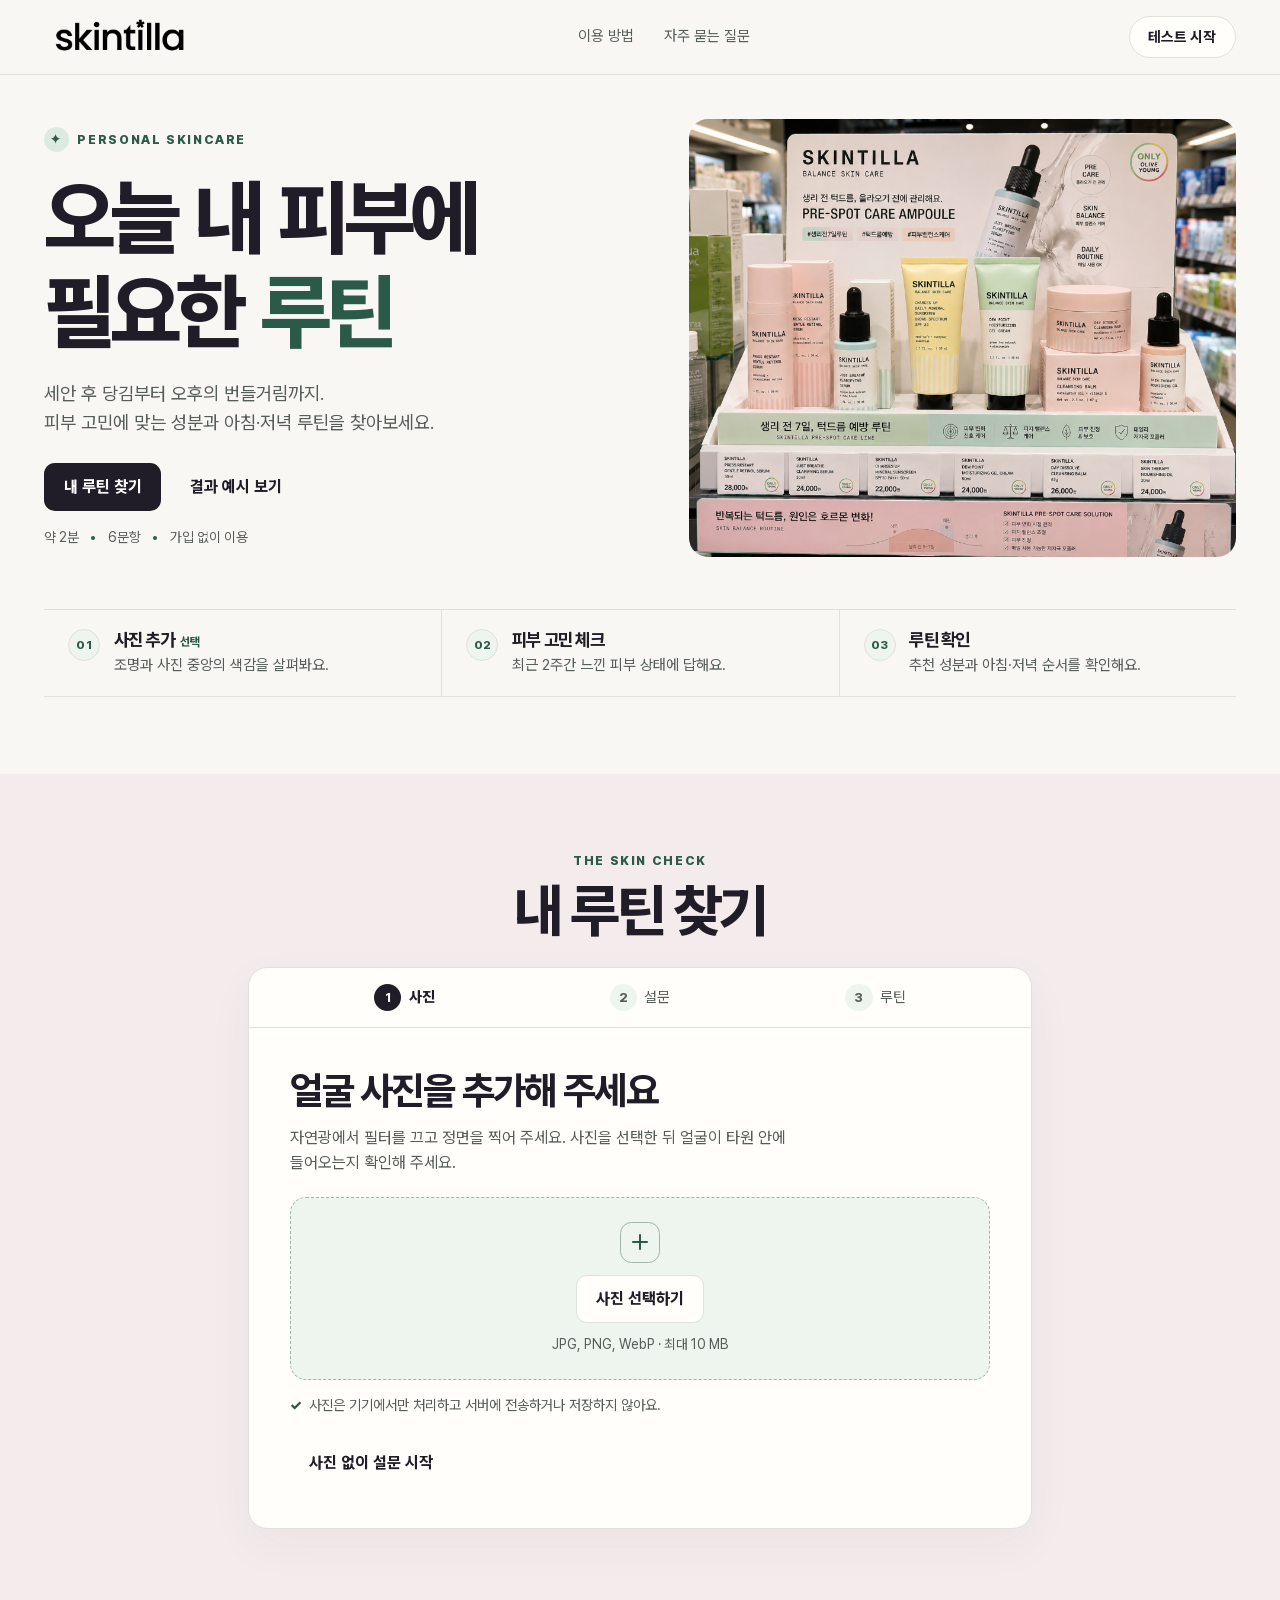
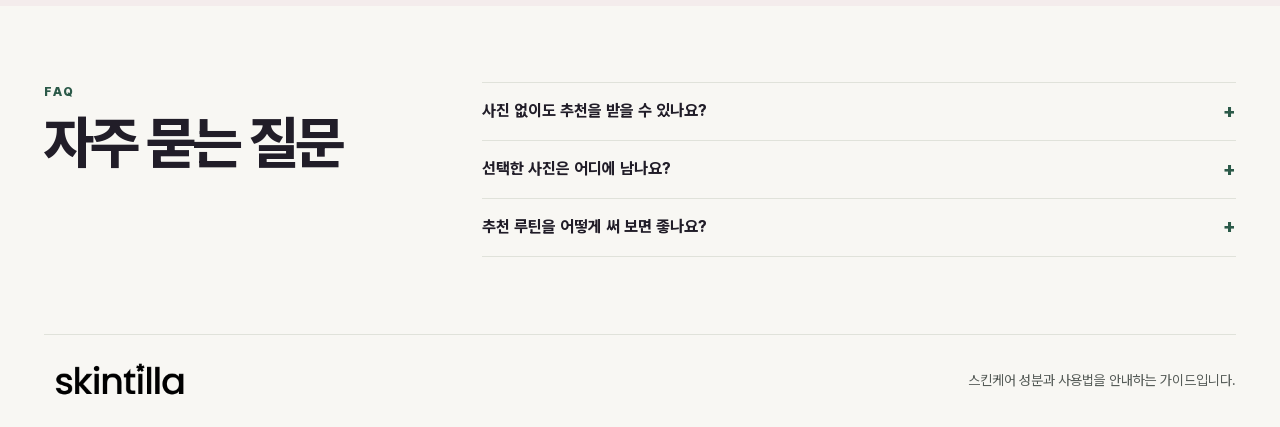
<file: index.html>
<!doctype html>
<html lang="ko">
<head>
  <meta charset="utf-8">
  <meta name="viewport" content="width=device-width, initial-scale=1">
  <meta name="description" content="얼굴 사진 한 장과 여섯 가지 질문으로 나에게 맞는 스킨케어 성분과 아침·저녁 루틴을 찾아보세요.">
  <meta name="theme-color" content="#f8f7f3">
  <title>SKINTILLA Skin Lab</title>
  <link rel="icon" href="assets/favicon.png" type="image/png">
  <link rel="preload" href="assets/PretendardVariable.woff2" as="font" type="font/woff2" crossorigin>
  <link rel="stylesheet" href="styles.css?v=3">
  <script defer src="products.js"></script>
  <script defer src="skin.js?v=2"></script>
  <script defer src="app.js?v=2"></script>
</head>
<body>
  <a class="skip-link" href="#main">본문으로 건너뛰기</a>
  <header class="site-header">
    <div class="wrap header">
      <a class="brand" href="./" aria-label="스킨틸라 스킨랩 홈"><img src="assets/skintilla-logo.png" width="241" height="81" alt="skintilla"></a>
      <nav aria-label="주 메뉴"><a href="#method">이용 방법</a><a href="#faq">자주 묻는 질문</a></nav>
      <a class="button button-header" href="#lab" data-start>테스트 시작</a>
    </div>
  </header>
  <main id="main">
    <section class="hero wrap" aria-labelledby="headline">
      <div class="hero-copy">
        <p class="eyebrow"><span class="spark" aria-hidden="true">✦</span> PERSONAL SKINCARE</p>
        <h1 id="headline">오늘 내 피부에<br>필요한 <em>루틴</em></h1>
        <p class="intro">세안 후 당김부터 오후의 번들거림까지.<br class="desktop-break"> 피부 고민에 맞는 성분과 아침·저녁 루틴을 찾아보세요.</p>
        <div class="hero-actions">
          <a class="button button-dark" href="#lab" data-start>내 루틴 찾기</a>
          <a class="button button-text" href="#lab" id="show-example">결과 예시 보기</a>
        </div>
        <p class="hero-meta"><span>약 2분</span><span>6문항</span><span>가입 없이 이용</span></p>
      </div>
      <figure class="hero-media">
        <img src="assets/skintilla-display.png" alt="다양한 스킨틸라 제품과 패키지가 한 선반에 진열된 모습" width="923" height="739" fetchpriority="high">
      </figure>
    </section>

    <section id="method" class="method wrap" aria-labelledby="method-title">
      <h2 id="method-title" class="visually-hidden">테스트 진행 방법</h2>
      <ol>
        <li><span class="method-number">01</span><div><h3>사진 추가 <small>선택</small></h3><p>조명과 사진 중앙의 색감을 살펴봐요.</p></div></li>
        <li><span class="method-number">02</span><div><h3>피부 고민 체크</h3><p>최근 2주간 느낀 피부 상태에 답해요.</p></div></li>
        <li><span class="method-number">03</span><div><h3>루틴 확인</h3><p>추천 성분과 아침·저녁 순서를 확인해요.</p></div></li>
      </ol>
    </section>

    <section id="lab" class="lab section" aria-labelledby="lab-title">
      <div class="wrap">
        <div class="section-heading">
          <p class="eyebrow">THE SKIN CHECK</p>
          <h2 id="lab-title">내 루틴 찾기</h2>
        </div>
        <div class="wizard">
          <ol class="steps" aria-label="테스트 단계">
            <li aria-current="step"><span>1</span> 사진</li>
            <li><span>2</span> 설문</li>
            <li><span>3</span> 루틴</li>
          </ol>
          <section id="photo-step" class="pane" aria-labelledby="photo-title">
            <div class="pane-heading">
              <h3 id="photo-title" tabindex="-1">얼굴 사진을 추가해 주세요</h3>
              <p>자연광에서 필터를 끄고 정면을 찍어 주세요. 사진을 선택한 뒤 얼굴이 타원 안에 들어오는지 확인해 주세요.</p>
            </div>
            <div class="upload-area" id="upload-area">
              <div class="portrait" id="portrait" hidden><img id="preview" alt="선택한 사진 미리보기"><span aria-hidden="true"></span></div>
              <span class="upload-icon" id="upload-icon" aria-hidden="true"><span></span></span>
              <label for="photo" class="button button-outline" id="upload-label">사진 선택하기</label>
              <input class="visually-hidden" id="photo" type="file" accept="image/jpeg,image/png,image/webp">
              <p class="caption">JPG, PNG, WebP · 최대 10 MB</p>
              <p id="photo-status" role="status" class="caption upload-status"></p>
            </div>
            <p class="privacy"><span class="privacy-mark" aria-hidden="true">✓</span> 사진은 기기에서만 처리하고 서버에 전송하거나 저장하지 않아요.</p>
            <div class="actions">
              <button id="photo-next" class="button button-dark" type="button" hidden>이 사진으로 계속</button>
              <button id="photo-skip" class="button button-text" type="button">사진 없이 설문 시작</button>
            </div>
          </section>
          <form id="survey" class="pane" hidden>
            <div class="quiz-progress">
              <div><span id="question-count"></span><span>최근 2주 기준</span></div>
              <progress id="question-progress" max="6" value="1" aria-label="설문 진행"></progress>
            </div>
            <div id="question"></div>
            <p id="survey-status" class="caption form-message" role="status"></p>
            <div class="actions quiz-actions">
              <button class="button button-text" type="button" id="back">이전</button>
              <button class="button button-dark" type="submit" id="question-next">다음 질문</button>
            </div>
          </form>
          <section id="result" class="pane result" aria-labelledby="result-title" hidden></section>
          <noscript><p class="pane">피부 테스트를 이용하려면 자바스크립트를 켜 주세요.</p></noscript>
        </div>
      </div>
    </section>

    <section id="faq" class="faq section wrap" aria-labelledby="faq-title">
      <div class="section-heading"><p class="eyebrow">FAQ</p><h2 id="faq-title">자주 묻는 질문</h2></div>
      <div class="faq-list">
        <details><summary>사진 없이도 추천을 받을 수 있나요?</summary><p>네. 사진 중앙의 밝기와 색감은 참고 정보로 표시해요. 피부 관리 루틴과 성분은 설문 응답을 바탕으로 추천합니다.</p></details>
        <details><summary>선택한 사진은 어디에 남나요?</summary><p>사진은 기기에서만 처리돼요. 서버 전송이나 저장 없이 밝기와 색감을 확인하고, 결과를 확인하면 사진 데이터는 화면에서 지워집니다.</p></details>
        <details><summary>추천 루틴을 어떻게 써 보면 좋나요?</summary><p>아침·저녁으로 나눠 적힌 순서를 참고하고, 횟수는 제품의 사용법을 우선해 주세요. 새 제품은 작은 부위부터 사용해 보세요.</p></details>
      </div>
    </section>
  </main>
  <footer class="footer wrap">
    <a class="brand" href="./" aria-label="스킨틸라 스킨랩 홈"><img src="assets/skintilla-logo.png" width="241" height="81" alt="skintilla"></a>
    <p>스킨케어 성분과 사용법을 안내하는 가이드입니다.</p>
  </footer>
</body>
</html>
</file>
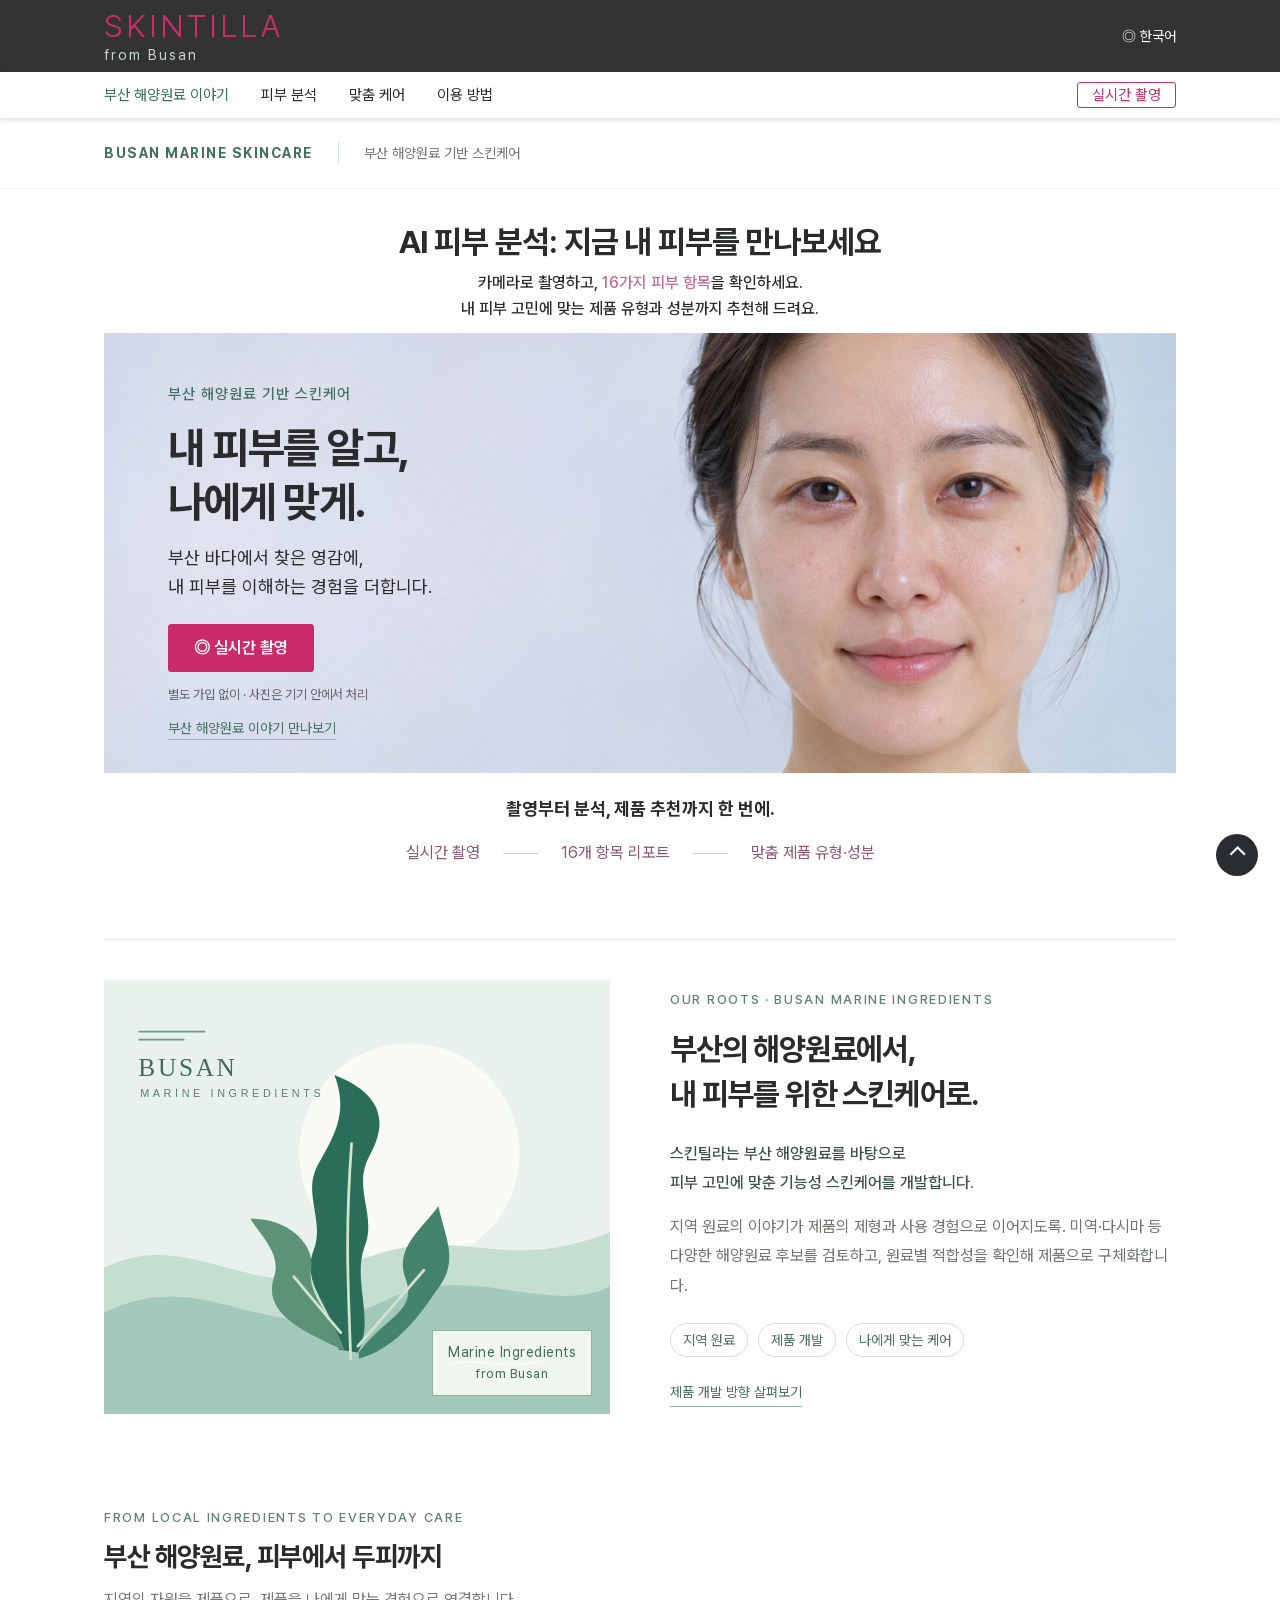
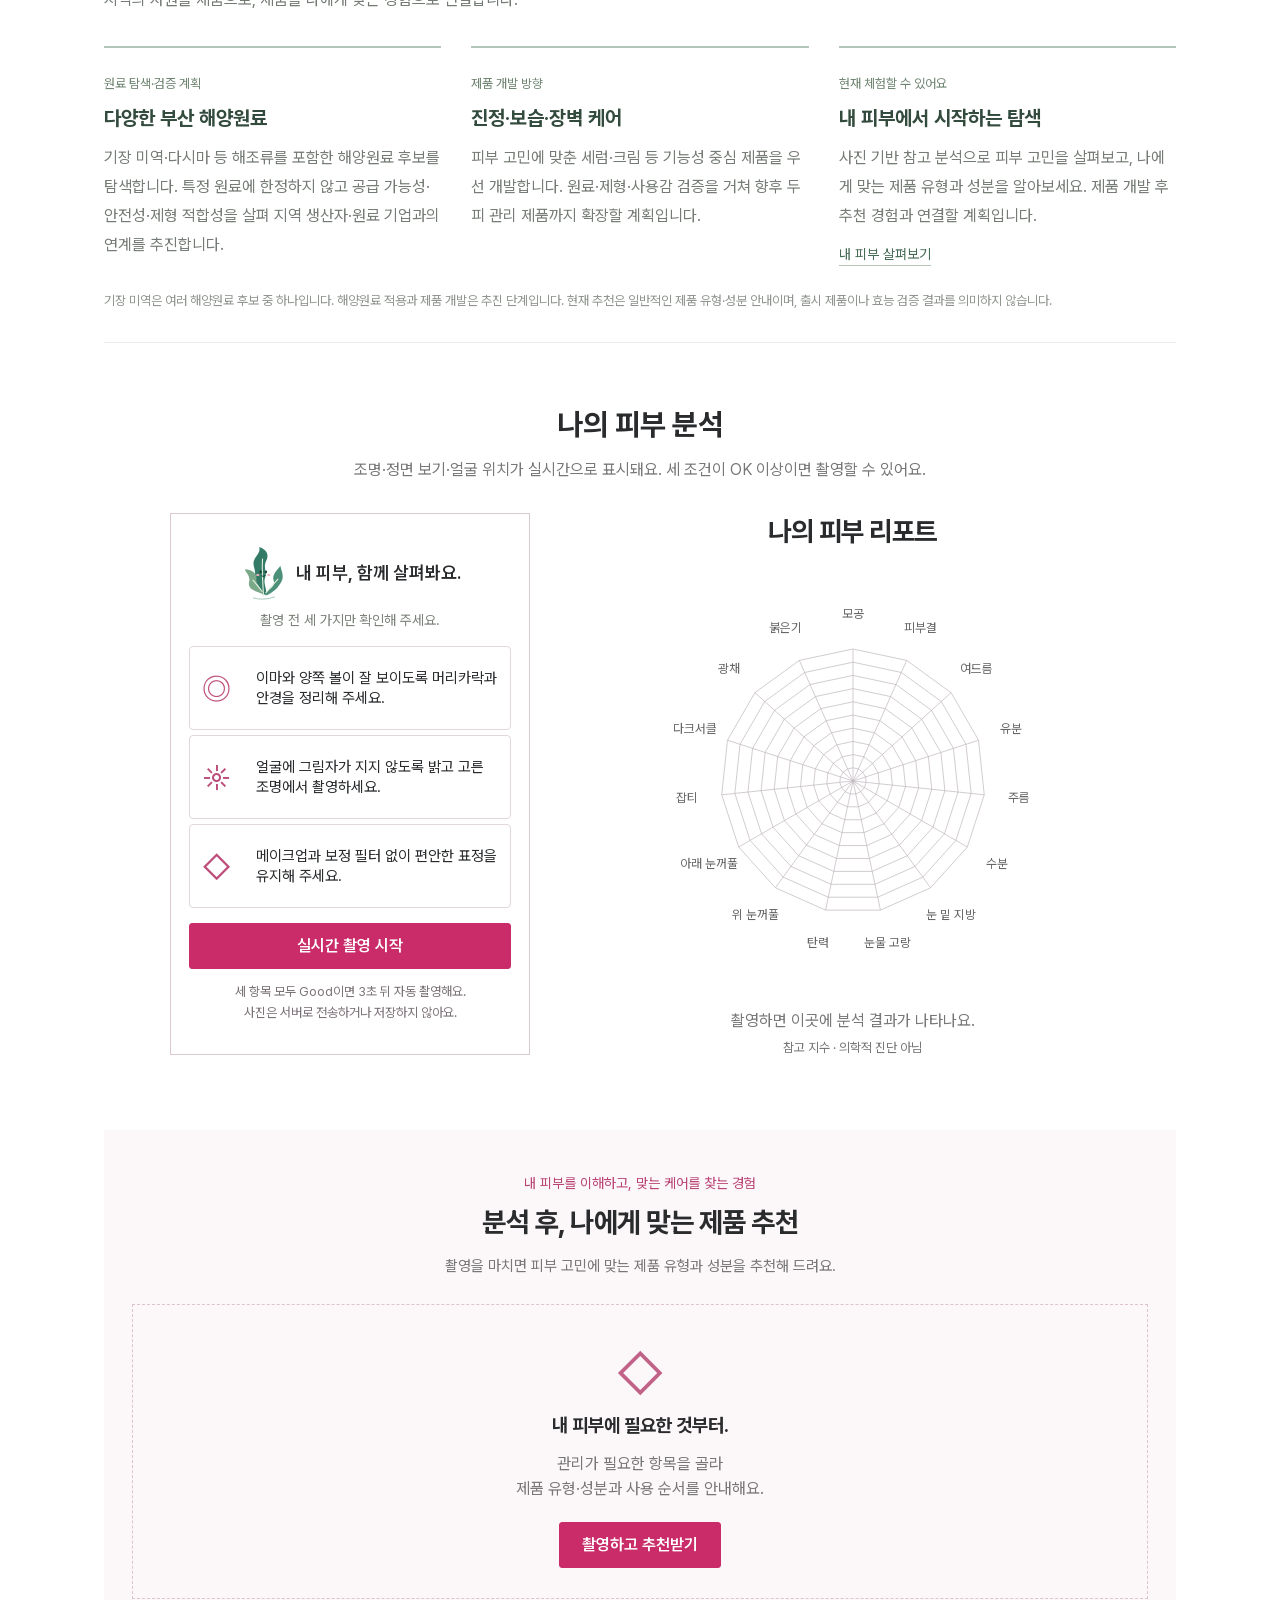
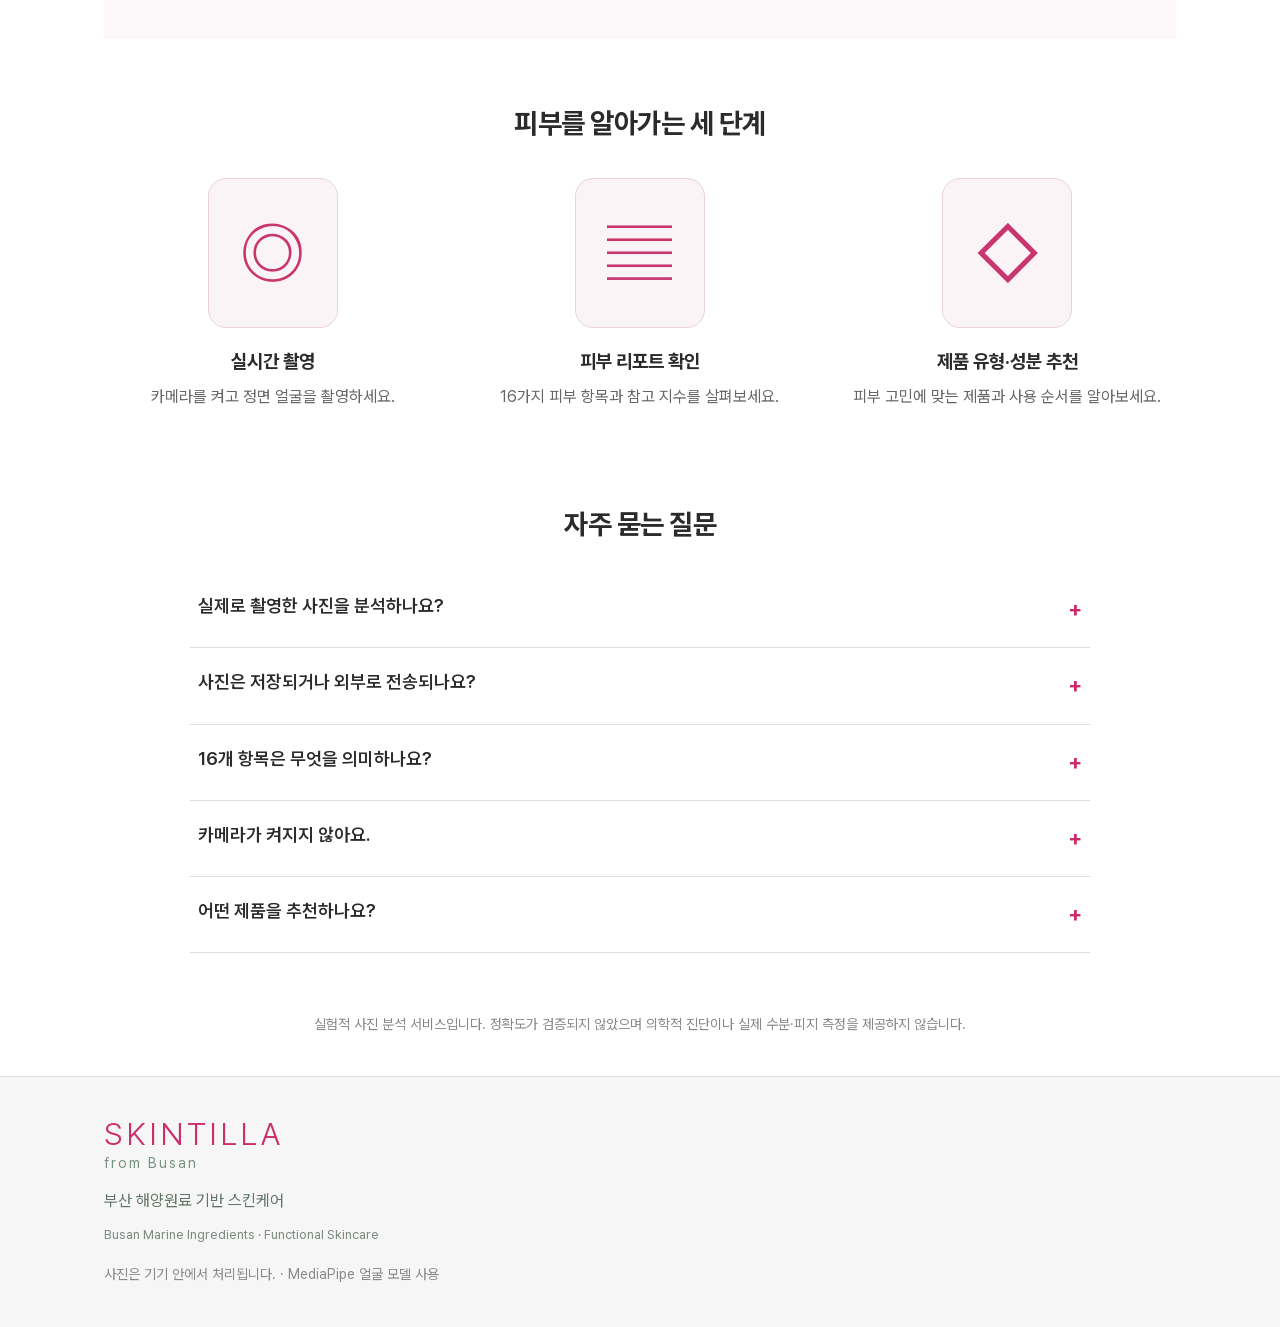
<file: skin-analysis/index.html>
<!doctype html>
<html lang="ko"><head><meta charset="utf-8"><meta name="viewport" content="width=device-width,initial-scale=1"><title>스킨틸라 | AI 피부 분석</title><meta name="description" content="부산 해양원료 기반 스킨케어를 개발하는 스킨틸라. 피부 참고 분석과 맞춤 제품 유형·성분 탐색을 경험하세요."><link rel="icon" href="data:,"><link rel="stylesheet" href="style.css?v=5"><script type="module" src="app.js?v=3"></script></head>
<body><header><div class="top wrap"><a class="brand-lockup" href="./" aria-label="스킨틸라, 부산에서 시작하는 스킨케어"><span class="logo">SKINTILLA</span><span class="brand-origin">from Busan</span></a><span class="language">◎ 한국어</span></div><div class="nav"><nav class="wrap"><a class="origin-nav" href="#marine-story">부산 해양원료 이야기</a><a href="#analysis">피부 분석</a><a href="#recommendations">맞춤 케어</a><a href="#how">이용 방법</a><button class="nav-cta" data-camera>실시간 촬영</button></nav></div></header>
<div class="subnav"><div class="wrap"><strong>BUSAN MARINE SKINCARE</strong><span class="gijang-label">부산 해양원료 기반 스킨케어</span></div></div>
<main class="wrap"><section class="intro"><h1>AI 피부 분석: 지금 내 피부를 만나보세요</h1><p>카메라로 촬영하고, <em>16가지 피부 항목</em>을 확인하세요.<br>내 피부 고민에 맞는 제품 유형과 성분까지 추천해 드려요.</p></section>
<section class="hero" aria-label="실시간 피부 분석"><div class="hero-copy"><span class="hero-eyebrow">부산 해양원료 기반 스킨케어</span><h2>내 피부를 알고,<br>나에게 맞게.</h2><p>부산 바다에서 찾은 영감에,<br>내 피부를 이해하는 경험을 더합니다.</p><button class="pink" data-camera>◎ 실시간 촬영</button><small>별도 가입 없이 · 사진은 기기 안에서 처리</small><a class="hero-story-link" href="#marine-story">부산 해양원료 이야기 만나보기</a></div></section>
<section class="quick"><h3>촬영부터 분석, 제품 추천까지 한 번에.</h3><div class="journey"><span>실시간 촬영</span><i></i><span>16개 항목 리포트</span><i></i><span>맞춤 제품 유형·성분</span></div></section>

<section class="origin-story" id="marine-story" aria-labelledby="origin-title">
 <div class="origin-visual"><img src="assets/gijang-seaweed.svg" alt="부산 바다와 해양원료 후보인 해조류를 모티프로 그린 일러스트" width="560" height="480" loading="lazy"><span class="origin-seal">Marine Ingredients<br><b>from Busan</b></span></div>
 <div class="origin-copy"><span class="origin-kicker">OUR ROOTS · BUSAN MARINE INGREDIENTS</span><h2 id="origin-title">부산의 해양원료에서,<br>내 피부를 위한 스킨케어로.</h2><p>스킨틸라는 부산 해양원료를 바탕으로<br class="desktop-break"> 피부 고민에 맞춘 기능성 스킨케어를 개발합니다.</p><p>지역 원료의 이야기가 제품의 제형과 사용 경험으로 이어지도록. 미역·다시마 등 다양한 해양원료 후보를 검토하고, 원료별 적합성을 확인해 제품으로 구체화합니다.</p><div class="origin-values"><span>지역 원료</span><span>제품 개발</span><span>나에게 맞는 케어</span></div><a class="origin-action" href="#development">제품 개발 방향 살펴보기</a></div>
</section>
<section class="development" id="development" aria-labelledby="development-title"><div class="development-heading"><span class="origin-kicker">FROM LOCAL INGREDIENTS TO EVERYDAY CARE</span><h2 id="development-title">부산 해양원료, 피부에서 두피까지</h2><p>지역의 자원을 제품으로, 제품을 나에게 맞는 경험으로 연결합니다.</p></div><div class="development-grid"><article><span class="plan-label">원료 탐색·검증 계획</span><h3>다양한 부산 해양원료</h3><p>기장 미역·다시마 등 해조류를 포함한 해양원료 후보를 탐색합니다. 특정 원료에 한정하지 않고 공급 가능성·안전성·제형 적합성을 살펴 지역 생산자·원료 기업과의 연계를 추진합니다.</p></article><article><span class="plan-label">제품 개발 방향</span><h3>진정·보습·장벽 케어</h3><p>피부 고민에 맞춘 세럼·크림 등 기능성 중심 제품을 우선 개발합니다. 원료·제형·사용감 검증을 거쳐 향후 두피 관리 제품까지 확장할 계획입니다.</p></article><article><span class="plan-label">현재 체험할 수 있어요</span><h3>내 피부에서 시작하는 탐색</h3><p>사진 기반 참고 분석으로 피부 고민을 살펴보고, 나에게 맞는 제품 유형과 성분을 알아보세요. 제품 개발 후 추천 경험과 연결할 계획입니다.</p><a href="#analysis">내 피부 살펴보기</a></article></div><p class="development-note">기장 미역은 여러 해양원료 후보 중 하나입니다. 해양원료 적용과 제품 개발은 추진 단계입니다. 현재 추천은 일반적인 제품 유형·성분 안내이며, 출시 제품이나 효능 검증 결과를 의미하지 않습니다.</p></section>
<section id="analysis" class="analysis"><h2>나의 피부 분석</h2><p class="section-description">조명·정면 보기·얼굴 위치가 실시간으로 표시돼요. 세 조건이 OK 이상이면 촬영할 수 있어요.</p><div class="analysis-grid"><div class="instructions"><div id="start-pane"><div class="helper-welcome"><img src="assets/seaweed-guide.svg" alt="미역 촬영 도우미" width="48" height="58"><h3>내 피부, 함께 살펴봐요.</h3></div><p class="helper-intro">촬영 전 세 가지만 확인해 주세요.</p><div class="instruction"><span>◎</span>이마와 양쪽 볼이 잘 보이도록 머리카락과 안경을 정리해 주세요.</div><div class="instruction"><span>☼</span>얼굴에 그림자가 지지 않도록 밝고 고른 조명에서 촬영하세요.</div><div class="instruction"><span>◇</span>메이크업과 보정 필터 없이 편안한 표정을 유지해 주세요.</div><button class="pink full" data-camera>실시간 촬영 시작</button><p class="privacy-note">세 항목 모두 Good이면 3초 뒤 자동 촬영해요.<br>사진은 서버로 전송하거나 저장하지 않아요.</p></div>
<div id="photo-pane" hidden><h3 id="camera-title">얼굴을 가운데 맞춰 주세요</h3><div class="photo-stage"><video id="camera" autoplay playsinline muted hidden></video><canvas id="captured" hidden></canvas><div id="photo-placeholder"><span>◎</span><p>카메라를 준비하고 있어요</p></div><div class="quality-checks" id="quality-checks" hidden aria-label="실시간 촬영 기준"><div data-quality="lighting" data-level="pending"><span>조명</span><strong>확인 중</strong></div><div data-quality="straight" data-level="pending"><span>정면 보기</span><strong>확인 중</strong></div><div data-quality="position" data-level="pending"><span>얼굴 위치</span><strong>확인 중</strong></div></div><div class="face-guide" hidden></div><span id="capture-countdown" class="capture-countdown" hidden aria-hidden="true"></span><span class="scan-line" hidden></span></div><div class="seaweed-helper"><img src="assets/seaweed-guide.svg" alt="" width="52" height="62" aria-hidden="true"><div><span class="helper-name">부산 바다에서 온 촬영 도우미</span><p id="photo-status" role="status" aria-live="polite">카메라 연결 중…</p></div></div><label class="auto-capture-toggle"><input id="auto-capture" type="checkbox" checked> 모두 Good이면 3초 후 자동 촬영</label><button class="pink full" id="capture" disabled>촬영하고 분석하기</button><button class="outline full" id="retry" hidden>다시 촬영하기</button><button class="text-button" id="reset">촬영 취소</button><p class="privacy-note">사진은 현재 기기에서만 분석됩니다.</p></div></div>
<div id="report" class="report"><h2>나의 피부 리포트</h2><div class="empty-report" id="empty-report"><div class="radar" id="radar"></div><p>촬영하면 이곳에 분석 결과가 나타나요.</p><small>참고 지수 · 의학적 진단 아님</small></div><div id="report-summary" hidden><div class="score-overview"><span>피부 종합 참고 지수</span><strong id="overall">—</strong><small>100에 가까울수록 사진상 고민 신호가 적어요</small></div><p id="summary-text"></p><div class="result-tags"><span id="skin-type"></span><span>실험적 분석 · 신뢰도 낮음</span></div><div class="radar" id="result-radar"></div><a class="pink" href="#recommendations">나에게 맞는 제품 유형 보기</a></div></div></div>
<div id="results" hidden><div class="results-heading"><div><h2>16가지 피부 항목</h2><p>사진에 나타난 특징으로 계산한 실험적 참고 지수입니다.</p></div><button class="outline" id="retake">다시 촬영</button></div><div id="quality-note" class="quality-note"></div><div class="score-grid" id="score-grid"></div><details class="method-note"><summary>점수는 어떻게 만들어지나요?</summary><p>AI 얼굴 모델로 눈·볼·이마를 찾고, 부위별 밝기·붉은 색 비율·국소 대비·윤곽을 계산합니다. 피부 상태를 학습한 전문 진단 모델은 아닙니다. 정확도는 검증되지 않았으며 조명·카메라·피부 톤·표정의 영향을 받습니다.</p><p>수분·유분·탄력·눈꺼풀·눈 밑 지방은 사진상 광택, 결, 명암, 윤곽을 이용한 간접 추정입니다. 실제 수분량·피지량·탄력·안검하수·지방량을 측정하지 못합니다. 각 항목의 산출 기준을 확인해 주세요.</p></details></div></section>
<section id="recommendations" class="recommendations"><div class="recommend-heading"><span class="eyebrow">내 피부를 이해하고, 맞는 케어를 찾는 경험</span><h2>분석 후, 나에게 맞는 제품 추천</h2><p id="recommend-intro">촬영을 마치면 피부 고민에 맞는 제품 유형과 성분을 추천해 드려요.</p></div><div id="recommend-empty" class="recommend-empty"><span>◇</span><h3>내 피부에 필요한 것부터.</h3><p>관리가 필요한 항목을 골라<br>제품 유형·성분과 사용 순서를 안내해요.</p><button class="pink" data-camera>촬영하고 추천받기</button></div><div id="recommend-content" hidden><div class="priority-tags" id="priorities"></div><div class="product-grid" id="product-grid"></div><div class="routine"><h3>추천 제품을 이렇게 사용해 보세요</h3><div class="routine-grid"><div><b>아침</b><p id="am-routine"></p></div><div><b>저녁</b><p id="pm-routine"></p></div></div><small>새 제품은 한 번에 하나씩 추가하고 피부가 불편하면 사용을 멈춰 주세요. 눈꺼풀 처짐·눈 밑 지방·눈물 고랑의 구조적 변화는 화장품으로 개선 여부를 판단할 수 없어요.</small></div><p class="recommend-footnote">특정 브랜드·구매 링크 없이 제품 유형과 성분을 안내합니다. 실제 피부 반응과 평소 느끼는 상태를 함께 확인해 주세요. <a href="https://www.aad.org/public/everyday-care/skin-care-basics/dry/pick-moisturizer" target="_blank" rel="noopener">보습제 선택 가이드</a> · <a href="https://www.aad.org/media/stats-sunscreen" target="_blank" rel="noopener">자외선 차단 가이드</a></p></div></section>
<section id="how" class="how"><h2>피부를 알아가는 세 단계</h2><div class="steps"><article><div class="step-icon">◎</div><h3>실시간 촬영</h3><p>카메라를 켜고 정면 얼굴을 촬영하세요.</p></article><article><div class="step-icon">▤</div><h3>피부 리포트 확인</h3><p>16가지 피부 항목과 참고 지수를 살펴보세요.</p></article><article><div class="step-icon">◇</div><h3>제품 유형·성분 추천</h3><p>피부 고민에 맞는 제품과 사용 순서를 알아보세요.</p></article></div></section>
<section id="faq" class="faq"><h2>자주 묻는 질문</h2><details><summary>실제로 촬영한 사진을 분석하나요?</summary><p>네. AI가 얼굴 부위를 찾고, 영상 처리로 색·결·광택·윤곽을 계산합니다. 고정된 예시나 무작위 점수를 사용하지 않습니다. 전문 피부 분석용으로 검증된 엔진은 아니며 결과는 실험적 참고용입니다.</p></details><details><summary>사진은 저장되거나 외부로 전송되나요?</summary><p>아니요. AI 모델과 계산은 브라우저 안에서 실행됩니다. 사진과 분석 결과를 서버에 전송·저장하지 않습니다. 다시 촬영하거나 새로고침하면 이전 사진과 결과가 초기화됩니다.</p></details><details><summary>16개 항목은 무엇을 의미하나요?</summary><p>모공·피부결·여드름·유분·주름·수분·눈 밑 지방·눈물 고랑·탄력·위/아래 눈꺼풀·잡티·다크서클·광채·피부 타입·붉은기를 다룹니다. 실제 측정값이 아니라 사진 특징으로 만든 지수이며 결과 카드마다 산출 기준을 설명합니다.</p></details><details><summary>카메라가 켜지지 않아요.</summary><p>브라우저에서 카메라 권한을 허용하고, 카메라를 사용하는 다른 앱을 닫은 뒤 다시 시도해 주세요. 카메라가 없는 기기에서는 촬영할 수 없습니다. HTTPS 보안 연결이 필요합니다.</p></details><details><summary>어떤 제품을 추천하나요?</summary><p>우선 관리 항목에 맞춰 클렌저, 보습제, 세럼, 선크림 등의 제품 유형과 성분을 안내합니다. 제품으로 해결할 수 없는 구조적 변화에 대한 개선 효과를 약속하지 않습니다.</p></details></section><p class="disclaimer">실험적 사진 분석 서비스입니다. 정확도가 검증되지 않았으며 의학적 진단이나 실제 수분·피지 측정을 제공하지 않습니다.</p></main><footer><div class="wrap"><a class="brand-lockup" href="./" aria-label="스킨틸라, 부산에서 시작하는 스킨케어"><span class="logo">SKINTILLA</span><span class="brand-origin">from Busan</span></a><p>부산 해양원료 기반 스킨케어</p><a class="footer-origin-link" href="#marine-story">Busan Marine Ingredients · Functional Skincare</a><small>사진은 기기 안에서 처리됩니다. · <a href="https://developers.google.com/edge/mediapipe/solutions/vision/face_landmarker" target="_blank" rel="noopener">MediaPipe 얼굴 모델 사용</a></small></div></footer><a class="backtop" href="#" aria-label="맨 위로">⌃</a></body></html>
</file>
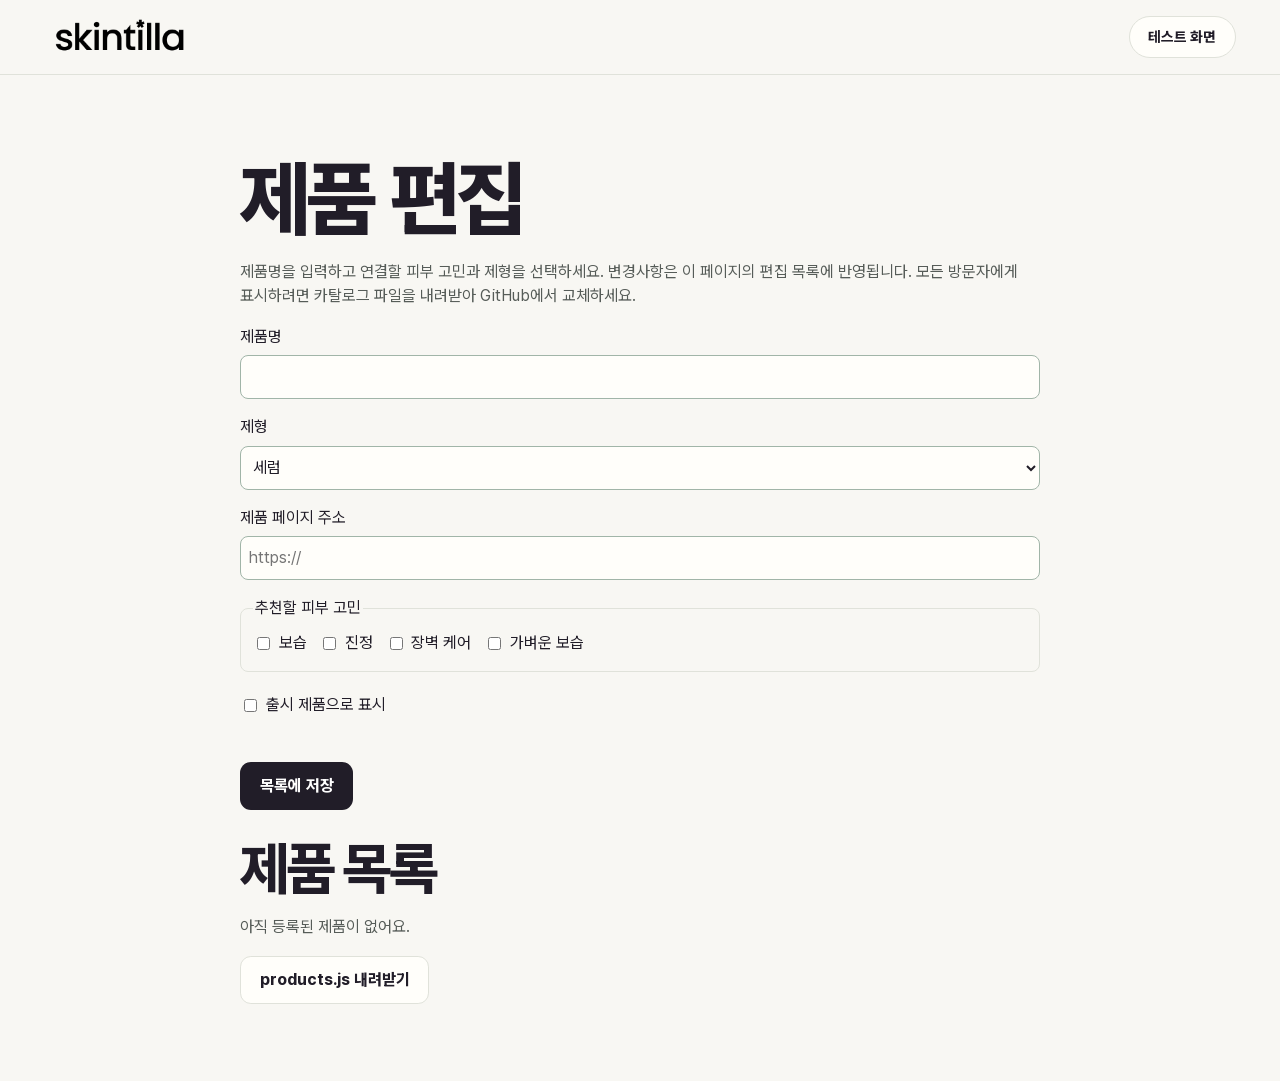
<file: admin.html>
<!doctype html>
<html lang="ko">
<head>
  <meta charset="utf-8">
  <meta name="viewport" content="width=device-width, initial-scale=1">
  <meta name="robots" content="noindex">
  <title>제품 편집 · SKINTILLA Skin Lab</title>
  <link rel="icon" href="assets/favicon.png" type="image/png">
  <link rel="stylesheet" href="styles.css?v=3">
  <script defer src="products.js"></script>
  <script defer src="skin.js?v=2"></script>
  <script defer src="admin.js?v=2"></script>
</head>
<body>
  <div class="site-header"><header class="header wrap"><a class="brand" href="./" aria-label="스킨틸라 스킨랩 홈"><img src="assets/skintilla-logo.png" width="241" height="81" alt="skintilla"></a><a class="button button-header" href="./">테스트 화면</a></header></div>
  <main class="wrap section admin">
    <h1>제품 편집</h1>
    <p>제품명을 입력하고 연결할 피부 고민과 제형을 선택하세요. 변경사항은 이 페이지의 편집 목록에 반영됩니다. 모든 방문자에게 표시하려면 카탈로그 파일을 내려받아 GitHub에서 교체하세요.</p>
    <form id="product-form">
      <label>제품명<input id="name" required maxlength="120"></label>
      <label>제형<select id="type" required></select></label>
      <label>제품 페이지 주소<input id="url" type="url" required placeholder="https://"></label>
      <fieldset id="goals"><legend>추천할 피부 고민</legend></fieldset>
      <label class="check"><input id="published" type="checkbox"> 출시 제품으로 표시</label>
      <div class="actions">
        <button type="submit" class="button button-dark">목록에 저장</button>
        <button type="button" class="button button-outline" id="cancel" hidden>편집 취소</button>
      </div>
    </form>
    <p role="status" id="admin-status" class="small"></p>
    <section class="result-block" aria-labelledby="catalog-title">
      <h2 id="catalog-title">제품 목록</h2>
      <p id="empty">아직 등록된 제품이 없어요.</p>
      <ul class="admin-list" id="products"></ul>
      <button type="button" class="button button-outline" id="export">products.js 내려받기</button>
    </section>
  </main>
</body>
</html>
</file>
<file: styles.css>
@font-face {
  font-family: Pretendard;
  src: url("assets/PretendardVariable.woff2") format("woff2");
  font-weight: 45 920;
  font-display: swap;
}
:root {
  color-scheme: light;
  --paper:#f8f7f3;
  --white:#fffefa;
  --ink:#211d28;
  --muted:#565c58;
  --line:#e0e2da;
  --soft:#f4ecec;
  --mint:#dceae1;
  --mint-light:#eef4ee;
  --forest:#2c5a49;
  --green-border:#a1b5a8;
  font-family:Pretendard,"Malgun Gothic","Apple SD Gothic Neo",system-ui,sans-serif;
  color:var(--ink);
  background:var(--paper);
  line-height:1.55;
  -webkit-text-size-adjust:100%;
}
* { box-sizing:border-box }
[hidden] { display:none!important }
body { margin:0 }
a { color:inherit }
p { margin:0 0 1rem; color:var(--muted); word-break:keep-all; overflow-wrap:anywhere }
h1,h2,h3,h4 { line-height:1.14; margin:0 0 .85rem; word-break:keep-all; overflow-wrap:anywhere; letter-spacing:-.042em }
h1 { font-size:clamp(3rem,6.45vw,6rem); font-weight:790; letter-spacing:-.058em; word-spacing:.04em }
h2 { font-size:clamp(2.2rem,4.5vw,3.8rem); font-weight:770; letter-spacing:-.062em }
h3 { font-size:clamp(1.7rem,3.2vw,2.4rem); font-weight:740 }
h4 { font-size:1.12rem }
img { display:block; max-width:100% }
input,button,select { font:inherit }
button { cursor:pointer }
button:disabled { cursor:default; opacity:.52 }
:focus-visible,.upload-area:has(input:focus-visible) label { outline:3px solid var(--forest); outline-offset:4px }
h3[tabindex]:focus,legend[tabindex]:focus { outline:none }
.wrap { width:min(1256px,calc(100% - 88px)); margin-inline:auto }
.site-header { border-bottom:1px solid var(--line) }
.header,.footer { display:flex; align-items:center; justify-content:space-between; gap:1rem; min-height:74px }
.brand { display:inline-flex; align-items:center; flex:none; mix-blend-mode:multiply }
.brand img { width:clamp(127px,13vw,155px); height:auto; filter:brightness(1.045) }
nav { display:flex; align-items:center; gap:1.9rem; font-size:.93rem; color:var(--muted) }
nav a { text-decoration:none }
nav a:hover,.button-text:hover { text-decoration:underline; text-underline-offset:4px }
.skip-link { position:absolute; z-index:2; inset:.5rem auto auto .5rem; transform:translateY(-180%); padding:.6rem 1rem; background:var(--white) }
.skip-link:focus { transform:translateY(0) }
.hero { display:grid; grid-template-columns:1fr .94fr; align-items:center; gap:clamp(1.5rem,5vw,5rem); padding-block:1.75rem 2.3rem }
.hero-copy { padding-block:1.5rem }
.eyebrow { margin-bottom:1rem; color:var(--forest); font-size:.78rem; font-weight:840; letter-spacing:.13em }
.hero .eyebrow { display:inline-flex; align-items:center; gap:.54rem; margin-bottom:1.2rem }
.spark { display:grid; place-items:center; width:1.55rem; height:1.55rem; border-radius:50%; background:var(--mint); font-size:.9rem }
.hero h1 em { color:var(--forest); font-style:normal }
.intro { max-width:32rem; font-size:clamp(1.02rem,1.45vw,1.21rem); margin:1.25rem 0 1.65rem }
.hero-actions,.actions { display:flex; align-items:center; flex-wrap:wrap; gap:.6rem }
.hero-meta { display:flex; flex-wrap:wrap; gap:.5rem .78rem; margin:1rem 0 0; font-size:.86rem }
.hero-meta span+span::before { content:""; display:inline-block; width:4px; height:4px; margin-right:.78rem; vertical-align:middle; border-radius:50%; background:var(--forest) }
.hero-media { margin:0; background:var(--mint); overflow:hidden; border-radius:1.2rem }
.hero-media img { width:100%; height:auto }
.button { display:inline-flex; align-items:center; justify-content:center; min-height:48px; padding:.68rem 1.16rem; border:1px solid transparent; border-radius:.68rem; font-weight:740; text-decoration:none; white-space:nowrap; line-height:1.25 }
.button-dark { background:var(--ink); color:#fff }
.button-dark:hover { background:var(--forest) }
.button-text { background:transparent; color:var(--ink) }
.button-outline,.button-header { background:var(--white); border-color:var(--line); color:var(--ink); cursor:pointer }
.button-outline:hover,.button-header:hover { background:var(--soft) }
.button-header { min-height:40px; font-size:.91rem; border-radius:2rem }
.method { margin-bottom:clamp(2.75rem,6vw,5.5rem); scroll-margin-top:1.2rem }
.method ol { display:grid; grid-template-columns:repeat(3,1fr); list-style:none; margin:0; padding:0; border-top:1px solid var(--line); border-bottom:1px solid var(--line) }
.method li { display:flex; align-items:flex-start; gap:.85rem; padding:1.2rem clamp(.5rem,2vw,1.5rem) }
.method li+li { border-left:1px solid var(--line) }
.method h3 { font-size:1.11rem; margin:.02rem 0 .24rem }
.method p { font-size:.94rem; margin:0 }
.method small { color:var(--forest); font-size:.75rem; margin-left:.2rem }
.method-number { color:var(--forest); font-size:.74rem; font-weight:820; font-variant-numeric:tabular-nums; background:var(--mint-light); border:1px solid var(--line); border-radius:50%; display:grid; place-items:center; width:2rem; height:2rem; flex:none }
.section { padding-block:clamp(3rem,6vw,5.2rem); scroll-margin-top:.5rem }
.section-heading { margin-bottom:1.45rem }
.section-heading>*:last-child { margin-bottom:0 }
.section-heading .eyebrow { margin-bottom:.5rem }
.lab { background:var(--soft) }
.lab .section-heading { text-align:center }
.wizard { max-width:784px; margin-inline:auto; background:var(--white); border:1px solid var(--line); border-radius:1.2rem; overflow:hidden; box-shadow:0 16px 48px #211d280b }
.steps { list-style:none; padding:1rem clamp(1rem,5vw,2.55rem); margin:0; display:grid; grid-template-columns:repeat(3,1fr); gap:.4rem; border-bottom:1px solid var(--line); color:var(--muted); font-size:.92rem }
.steps li { display:flex; justify-content:center; align-items:center; gap:.45rem }
.steps span { display:grid; place-items:center; border-radius:50%; background:var(--mint-light); width:1.7rem; height:1.7rem; font-size:.79rem; font-weight:780 }
.steps [aria-current] { color:var(--ink); font-weight:800 }
.steps [aria-current] span { background:var(--ink); color:white }
.pane { padding:clamp(1.25rem,5vw,2.55rem) }
.pane-heading p { max-width:35rem }
.upload-area { border:1px dashed var(--green-border); background:var(--mint-light); border-radius:1rem; padding:1.5rem 1rem; margin:1.3rem 0 .85rem; text-align:center }
.upload-area p { margin:.65rem 0 0 }
.upload-area p:empty,.form-message:empty { display:none }
.upload-icon { position:relative; display:block; width:2.55rem; height:2.55rem; margin:0 auto .8rem; border:1px solid var(--green-border); border-radius:.72rem; color:var(--forest) }
.upload-icon span::before,.upload-icon span::after { content:""; position:absolute; inset:50% auto auto 50%; background:currentColor; border-radius:1rem; transform:translate(-50%,-50%) }
.upload-icon span::before { width:1rem; height:2px }
.upload-icon span::after { width:2px; height:1rem }
.portrait { position:relative; width:max-content; max-width:100%; margin:0 auto .85rem }
.portrait img { border-radius:.58rem; width:auto; height:auto; max-height:310px; max-width:100% }
.portrait span { position:absolute; left:21%; top:16%; width:58%; height:68%; border:2px dashed white; border-radius:50%; filter:drop-shadow(0 1px 2px #211d28) }
.caption,.small { font-size:.86rem }
.upload-status,.form-message { color:var(--forest) }
.privacy { display:flex; gap:.45rem; align-items:baseline; margin:.85rem 0 0; font-size:.89rem }
.privacy-mark { color:var(--forest); font-weight:830 }
.actions { margin-top:1.45rem }
.quiz-progress { margin-bottom:1.55rem }
.quiz-progress div { display:flex; justify-content:space-between; gap:.6rem; font-size:.86rem; color:var(--muted); font-weight:690 }
.quiz-progress progress { border:0; width:100%; height:7px; background:var(--soft); border-radius:1rem; overflow:hidden }
progress::-webkit-progress-bar { background:var(--soft) }
progress::-webkit-progress-value { background:var(--forest); border-radius:1rem }
progress::-moz-progress-bar { background:var(--forest); border-radius:1rem }
.question { border:0; margin:0; min-width:0; padding:0 }
.question legend { margin-bottom:1.05rem; padding:0; font-size:clamp(1.4rem,3.6vw,2rem); font-weight:780; line-height:1.22; letter-spacing:-.046em; word-break:keep-all }
.choices { display:grid; gap:.52rem }
.choice { position:relative; cursor:pointer }
.choice span { display:flex; align-items:center; gap:.7rem; min-height:51px; padding:.72rem .85rem; border:1px solid var(--line); border-radius:.65rem; font-weight:630 }
.choice span::before { content:""; flex:none; width:1rem; height:1rem; border:1px solid var(--green-border); border-radius:50% }
.choice:hover span { background:var(--mint-light) }
.choice input:checked + span { background:var(--mint-light); border-color:var(--forest) }
.choice input:checked + span::before { background:var(--forest); border-color:var(--forest); box-shadow:inset 0 0 0 3px var(--mint-light) }
.choice input:focus-visible + span { outline:3px solid var(--forest); outline-offset:2px }
.quiz-actions { justify-content:space-between }
.form-message { margin:.7rem 0 0 }
.visually-hidden { position:absolute; width:1px; height:1px; padding:0; margin:-1px; overflow:hidden; clip:rect(0,0,0,0); white-space:nowrap; border:0 }
.result-banner { background:var(--mint); border-radius:.9rem; padding:clamp(1rem,4vw,1.65rem) }
.result-banner .eyebrow { margin-bottom:.5rem }
.result-banner p:last-child,.result-card p:last-child { margin-bottom:0 }
.result-block { margin-top:1.65rem }
.result-grid,.signals { display:grid; grid-template-columns:repeat(2,minmax(0,1fr)); gap:.65rem }
.result-card { padding:1rem; background:#faf8f4; border:1px solid var(--line); border-radius:.72rem }
.result-card .label { display:block; font-size:.84rem; font-weight:740; color:var(--forest); margin-bottom:.4rem }
.signals { margin:0; padding:0; list-style:none; grid-template-columns:repeat(3,minmax(0,1fr)) }
.signals li { border:1px solid var(--line); border-radius:.65rem; padding:.72rem }
.signals strong,.signals span { display:block }
.signals span { color:var(--muted); font-size:.87rem; margin-top:.16rem }
.routine { margin:0; padding:0; list-style:none; counter-reset:routine }
.routine li { padding:.65rem 0 .65rem 1.65rem; position:relative; counter-increment:routine }
.routine li+li { border-top:1px solid var(--line) }
.routine li::before { content:counter(routine); position:absolute; left:0; top:.75rem; width:1.2rem; height:1.2rem; display:grid; place-items:center; border-radius:50%; background:var(--mint); color:var(--forest); font-size:.71rem; font-weight:820; line-height:1 }
.routine span { display:block; color:var(--muted); font-size:.89rem; margin-top:.14rem }
.routine-note { margin:.7rem 0 0 }
.photo-details summary { cursor:pointer }
.photo-details p:first-of-type { margin-top:.65rem }
.empty-products { margin:0; font-size:.94rem }
.faq { display:grid; grid-template-columns:.7fr 1.3fr; gap:2rem }
.faq-list { border-top:1px solid var(--line) }
.faq-list details { border-bottom:1px solid var(--line) }
.faq-list summary { display:flex; justify-content:space-between; align-items:center; gap:.7rem; list-style:none; cursor:pointer; padding:1rem 0; font-weight:730 }
.faq-list summary::-webkit-details-marker { display:none }
.faq-list summary::after { content:"+"; color:var(--forest); font-size:1.24rem; line-height:1 }
.faq-list details[open] summary::after { content:"−" }
.faq-list p { padding-right:1.5rem }
.footer { border-top:1px solid var(--line); min-height:93px }
.footer p { margin:0; font-size:.87rem }
.admin { max-width:800px }
.admin form { display:grid; gap:1rem }
.admin label:not(.check) { display:grid; gap:.35rem }
.admin input:not([type=checkbox]),.admin select { width:100%; min-height:44px; border:1px solid var(--green-border); border-radius:.5rem; padding:.5rem; background:var(--white); color:var(--ink) }
.admin fieldset { border:1px solid var(--line); border-radius:.5rem; margin:0; min-width:0 }
.admin .check { display:inline-flex; gap:.35rem; margin:.3rem .8rem .3rem 0 }
.admin-list { list-style:none; padding:0 }
.admin-list li { display:flex; align-items:center; justify-content:space-between; gap:.5rem; border-bottom:1px solid var(--line); padding:.4rem 0; overflow-wrap:anywhere }
@media(max-width:850px) {
  .wrap { width:calc(100% - 44px) }
  .hero { gap:1.25rem }
  .hero h1 { font-size:clamp(2.75rem,7.1vw,4.2rem) }
  .desktop-break { display:none }
}
@media(max-width:640px) {
  .wrap { width:calc(100% - 32px) }
  .header { min-height:64px }
  .header nav { display:none }
  .hero { display:flex; flex-direction:column; align-items:stretch; padding-block:1.55rem 1.22rem; gap:.95rem }
  .hero-copy { padding:0 .18rem .12rem }
  .hero .eyebrow { margin-bottom:.72rem }
  .hero h1 { margin-bottom:0; font-size:clamp(2.45rem,11vw,4rem) }
  .intro { margin:.85rem 0 .92rem; font-size:1rem }
  .hero-meta { margin-top:.65rem }
  .method ol { grid-template-columns:1fr }
  .method li { padding:.75rem .25rem; gap:.7rem }
  .method li+li { border-left:0; border-top:1px solid var(--line) }
  .method h3 { font-size:1rem }
  .method p { font-size:.86rem }
  .method-number { width:1.8rem;height:1.8rem }
  .section { padding-block:2.5rem }
  .faq { grid-template-columns:1fr; gap:.5rem }
  .footer { padding-block:1.15rem; align-items:flex-start; flex-direction:column; justify-content:center; gap:.62rem }
}
@media(max-width:450px) {
  .result-grid { grid-template-columns:1fr }
  .signals { grid-template-columns:repeat(2,minmax(0,1fr)) }
}
@media(max-width:350px) {
  .button { padding-inline:.82rem }
  .hero h1 { font-size:2.25rem }
}
</file>
<file: skin-analysis/style.css>
@font-face{font-family:Pretendard;src:url('assets/PretendardVariable.woff2')}*{box-sizing:border-box}html{scroll-behavior:smooth;scroll-padding-top:120px}body{margin:0;color:#292b2d;font:16px/1.6 Pretendard,Arial,sans-serif;background:#fff}button,a,input,summary{-webkit-tap-highlight-color:transparent}a{color:inherit;text-decoration:none}button{font:inherit;cursor:pointer}button,a{touch-action:manipulation}button:focus-visible,a:focus-visible,summary:focus-visible{outline:3px solid #549ecb;outline-offset:4px}.wrap{max-width:1120px;margin:auto;padding-left:24px;padding-right:24px}header{position:sticky;top:0;z-index:10;background:#333}.top{height:52px;display:flex;align-items:center;gap:24px}.logo{font:300 32px/1.1 Pretendard,sans-serif;letter-spacing:3px;color:#cb2e6a}.switch{display:flex;border-radius:30px;background:#ccc;font-size:14px;line-height:28px;color:#555}.switch b{border-radius:30px;background:white;color:#ca356d;padding:0 18px}.switch span{padding:0 14px}.language{margin-left:auto;color:white;font-size:14px}.nav{background:white;box-shadow:0 2px 5px #0002}.nav nav{height:46px;display:flex;align-items:center;gap:32px;font-size:15px}.nav-cta{margin-left:auto;color:#c92e66;border:1px solid;padding:0 14px;border-radius:3px}.subnav{border-bottom:1px solid #eee}.subnav>.wrap{height:78px;display:flex;align-items:center;gap:34px;white-space:nowrap}.subnav strong{font-size:19px;margin-right:22px}.subnav a{font-size:14px}.active{color:#c62c65}h1,h2,h3,p{margin:0}h1{font-size:32px;line-height:1.35;letter-spacing:-.8px}h2{font-size:28px;line-height:1.4;letter-spacing:-.5px}h3{font-size:19px;line-height:1.5}.intro{text-align:center;padding:32px 24px 12px}.intro p{margin-top:6px;font-weight:500}.intro em{color:#c9678c;font-style:normal}.intro a{color:#7874d5}.hero{height:408px;position:relative;background:#edf3f7 url('assets/skin-hero.jpg') center/cover no-repeat}.hero-copy{position:absolute;top:32%;width:34%;text-align:center}.hd{left:2%}.sd{right:2%;text-align:left}.hero h2{font-size:29px}.hd h2 span{color:#5a9ec4}.sd h2 span{color:#cf4a81}.hero p{font-size:16px;line-height:1.3;margin:8px 0 14px}.hero-buttons{display:flex;gap:5px}.pink,.outline,.dark{display:inline-flex;align-items:center;justify-content:center;border:1px solid transparent;border-radius:3px;min-height:46px;padding:10px 22px;line-height:1.25;font-size:16px;font-weight:600}.pink{background:#c92c68;color:#fff;border-color:#c92c68}.pink:hover{background:#b62259}.outline{background:#fff;color:#c64176;border-color:#c64176}.outline:hover{background:#fff2f7}.dark{background:#25292d;color:white}.hero .pink,.hero .outline{padding:12px 14px}.quick{text-align:center;padding:22px 28px 28px}.quick h3{font-size:18px}.quick-links{display:grid;grid-template-columns:repeat(3,1fr);gap:10px;margin-top:20px}.concerns{padding:35px 28px;background:#fafafa;margin-top:6px}.concerns h2{font-size:23px}.columns{display:grid;grid-template-columns:1.2fr 1fr;gap:60px;margin-top:18px}.columns p{margin:0 0 16px}.note{border-left:3px solid #e6bed0;padding-left:24px}.note small{font-size:14px;color:#777}.analysis{padding:60px 0 0}.analysis>h2{text-align:center;font-size:30px;margin-bottom:26px}.analysis>h2 span{color:#579ac1}.analysis-grid{display:grid;grid-template-columns:360px 1fr;gap:70px;max-width:870px;margin:auto;align-items:start}.instructions{border:1px solid #555;padding:30px 18px;text-align:center;min-height:452px}.instructions h3{font-weight:500;margin:0 0 4px}.instruction{display:flex;align-items:center;text-align:left;gap:16px;border:1px solid #777;border-radius:4px;padding:10px 12px;margin:5px 0;font-size:14px;line-height:1.35;min-height:70px}.instruction span{font-size:34px;color:#222;width:38px;flex-shrink:0}.full{width:100%;margin-top:5px}.report{text-align:center}.report h2{font-size:27px}.report h3{font-size:24px;margin:16px 0}.radar{width:100%;max-width:440px;margin:auto}.radar svg{width:100%;height:auto;overflow:visible}.report-hint{color:#777;font-size:14px}.sample-badge{display:inline-block;background:#fff0f5;border:1px solid #edb9cf;color:#a42959;padding:5px 12px;font-size:14px;margin:12px 0}.score-grid{display:grid;grid-template-columns:repeat(4,1fr);gap:7px;margin:12px 0}.score-grid div{background:#faf6f8;padding:9px 3px;font-size:14px}.score-grid b{display:block;color:#bd3064;font-size:22px}.routine{background:#fafafa;padding:12px;margin:15px 0;text-align:left}.routine h3{font-size:17px;margin:0 0 6px}.routine p{font-size:14px}.photo-stage{height:280px;background:#f5f5f5;position:relative;margin:15px 0;overflow:hidden;display:flex;align-items:center;justify-content:center}.photo-stage img,.photo-stage video{width:100%;height:100%;object-fit:contain}.photo-stage video{transform:scaleX(-1)}#photo-placeholder{font-size:55px;color:#999}#photo-placeholder p{font-size:14px}.face-guide{position:absolute;width:160px;height:220px;border:2px dashed #fff9;border-radius:50%}#photo-status{font-size:14px;color:#777;margin:10px 0}.text-button{background:none;border:0;color:#777;margin-top:12px}.how{text-align:center;padding:90px 0 60px}.how>p{margin-top:12px}.steps{display:grid;grid-template-columns:repeat(3,1fr);gap:30px;margin:35px 0}.step-icon{font-size:65px;color:#c7366d;margin-bottom:20px;background:#fbf4f7;display:inline-flex;width:130px;height:150px;border:1px solid #e9d2dc;border-radius:18px;align-items:center;justify-content:center}.steps h3{margin-bottom:8px}.steps p{color:#666}.guide{max-width:850px;margin:25px auto 70px}.guide h2{margin-bottom:20px}.guide li{margin:12px 0}.faq{max-width:900px;margin:0 auto 60px}.faq h2{text-align:center;margin-bottom:28px}.faq details{border-bottom:1px solid #ddd}.faq summary{cursor:pointer;padding:20px 8px;list-style:none;font-size:18px;font-weight:600;display:flex;justify-content:space-between;gap:15px}.faq summary:after{content:'+';color:#c92c68;font-size:22px}.faq details[open] summary:after{content:'−'}.faq details p{padding:0 8px 22px;color:#666}.disclaimer{text-align:center;color:#888;font-size:14px;margin:25px 0 40px}footer{background:#f6f6f6;border-top:1px solid #ddd;padding:40px 0}footer p{margin:12px 0}footer small{color:#888;font-size:14px}.backtop{position:fixed;right:22px;bottom:24px;background:#292d31;color:white;width:42px;height:42px;border-radius:50%;display:grid;place-items:center;font-size:28px}.toast{position:fixed;bottom:25px;left:50%;transform:translateX(-50%);background:#282828;color:white;padding:14px 24px;border-radius:5px;z-index:50;max-width:90vw}[hidden]{display:none!important}
@media(max-width:760px){.wrap{padding-left:18px;padding-right:18px}.top{height:54px;gap:12px}.logo{font-size:25px}.switch{display:none}.nav nav{gap:21px;overflow-x:auto;white-space:nowrap;font-size:14px}.nav-cta{display:none}.subnav>.wrap{height:60px;gap:20px;overflow:auto}.subnav strong{font-size:16px;margin-right:0}.intro{padding:26px 0 18px}h1{font-size:25px}.intro p{font-size:15px;margin-top:10px}.hero{height:510px;background-size:auto 320px;background-position:center top;background-repeat:no-repeat;background-color:#f6f5f7}.hero-copy{top:325px;width:48%;padding:0 8px}.hd{left:0}.sd{right:0;text-align:center}.hero h2{font-size:22px}.hero p{font-size:14px;min-height:37px}.hero-buttons{flex-direction:column}.hero .pink,.hero .outline{font-size:14px;padding:10px 7px;min-height:40px;width:100%}.quick{padding:23px 0}.quick h3{font-size:16px}.quick-links{gap:6px}.quick-links>*{font-size:13px;padding:9px 6px}.columns{grid-template-columns:1fr;gap:15px}.concerns{padding:25px 18px}.note{padding-left:15px}.analysis{padding-top:40px}.analysis-grid{grid-template-columns:1fr;gap:35px;max-width:420px}.instructions{padding:24px 18px}.report h2{font-size:26px}.how{padding:55px 0 35px}.how h2,.guide h2,.faq h2{font-size:25px}.steps{gap:10px;margin-top:25px}.step-icon{font-size:40px;width:85px;height:105px}.steps h3{font-size:16px}.steps p{font-size:14px}.guide{margin:25px auto 45px}.guide ol{padding-left:24px}.faq summary{font-size:16px}.backtop{right:12px;bottom:15px}footer .wrap{padding-right:45px}}
/* Live camera and personalized report */
.nav-cta{font:inherit;background:#fff;cursor:pointer}.hero{height:440px;background-image:url('assets/skin-hero-v2.png');background-position:center 43%;background-size:cover}.hero-copy{top:48px;left:6%;right:auto;width:42%;text-align:left}.hero-eyebrow{font-size:15px;color:#a94d70;letter-spacing:1px}.hero-copy h2{font-size:43px;line-height:1.25;letter-spacing:-1.5px;margin-top:14px}.hero-copy p{font-size:18px;line-height:1.6;margin:16px 0 22px}.hero-copy .pink{min-height:48px;padding:12px 25px;gap:8px}.hero-copy small{display:block;font-size:13px;color:#68616a;margin-top:13px}.journey{display:flex;align-items:center;justify-content:center;gap:23px;color:#8c5771;margin-top:18px}.journey i{width:35px;height:1px;background:#e4c2d1}.section-description{text-align:center;color:#777;margin:-14px 0 30px}.analysis-grid{max-width:940px;grid-template-columns:360px 1fr;gap:65px}.instructions{min-height:395px;border-color:#dac9d1}.instructions h3{font-size:19px;font-weight:600}.instruction{border-color:#e2d7dd;font-size:15px;min-height:84px}.instruction span{font-size:29px;color:#bd4d7a}.privacy-note{font-size:13px;color:#7b7378;margin-top:13px}.photo-stage{height:320px;background:#f6f3f5;border-radius:4px}.photo-stage canvas,.photo-stage video{width:100%;height:100%;object-fit:contain;transform:scaleX(-1)}#photo-placeholder{font-size:16px;text-align:center}#photo-placeholder span{font-size:65px}.face-guide{width:180px;height:245px;box-shadow:0 0 0 170px #0002;pointer-events:none}.scan-line{position:absolute;left:0;width:100%;height:2px;background:#d15685;box-shadow:0 0 20px 5px #d1568577;animation:scan 2s infinite ease-in-out}@keyframes scan{from{top:10%}to{top:90%}}#photo-status{font-size:14px;min-height:44px}button:disabled{opacity:.5;cursor:wait}.empty-report{padding-top:10px;color:#777}.empty-report small{font-size:13px}.score-overview{background:#fbf3f7;padding:18px;border-radius:8px;margin-top:20px}.score-overview span,.score-overview small{display:block}.score-overview strong{display:block;font-size:57px;color:#b93569;line-height:1.4}.score-overview small{font-size:13px;color:#766c72}#summary-text{font-size:15px;margin:16px 0}.result-tags{display:flex;flex-wrap:wrap;gap:6px;justify-content:center}.result-tags span{background:#f8f6f7;color:#865c71;padding:4px 8px;border-radius:3px;font-size:12px}.results-heading{display:flex;align-items:center;justify-content:space-between;gap:20px;margin-top:50px}.results-heading h2{font-size:26px}.results-heading p{font-size:15px;color:#777;margin-top:5px}.quality-note{background:#faf5f8;padding:14px 18px;border-radius:5px;color:#805b6d;font-size:14px;margin:20px 0}.score-grid{grid-template-columns:repeat(4,minmax(0,1fr));gap:14px}.metric-card{border:1px solid #eadce3;border-radius:5px;padding:18px;background:#fff}.metric-card>div:first-child{display:flex;align-items:center;justify-content:space-between;gap:8px}.metric-card h3{font-size:17px}.metric-score{font-size:27px;color:#bc3569;font-weight:600;white-space:nowrap}.metric-score small{font-size:12px;color:#999;font-weight:400}.metric-card .meter{background:#f5e9ef;height:4px;padding:0;margin:12px 0;border-radius:5px}.meter i{height:100%;background:#cb5686;display:block}.metric-card>p{font-size:12px;color:#999}.metric-card details{font-size:13px;margin-top:12px;color:#77616d}.metric-card details p{padding-top:7px}.metric-card details small{font-size:12px;color:#aaa}.metric-card summary{cursor:pointer}.type-card{background:#fbf5f8}.type-card strong{display:block;color:#ad3764;font-size:19px;margin:15px 0}.type-card small{font-size:12px;color:#888}.method-note{border:1px solid #e6dbe1;margin-top:22px;border-radius:4px;padding:16px 20px;font-size:14px;color:#777}.method-note summary{color:#5a4851;cursor:pointer;font-weight:600}.method-note p{margin-top:13px}.recommendations{margin-top:70px;padding:40px 28px;background:#fcf7f9}.recommend-heading{text-align:center}.eyebrow{font-size:14px;color:#ba4574}.recommend-heading h2{margin:8px 0 12px}.recommend-heading p{font-size:15px;color:#777}.recommend-empty{text-align:center;border:1px dashed #dec4d0;margin-top:26px;padding:30px}.recommend-empty>span{font-size:48px;color:#c16289}.recommend-empty p{margin:10px 0 20px;color:#777}.priority-tags{display:flex;justify-content:center;gap:10px;margin:24px 0}.priority-tags span{font-size:14px;color:#9d315d;border:1px solid #dfb7c9;border-radius:25px;padding:5px 13px}.product-grid{display:grid;grid-template-columns:repeat(4,minmax(0,1fr));gap:15px}.product-card{border:1px solid #ead9e1;border-radius:5px;overflow:hidden;background:#fff}.product-art{height:175px;display:grid;place-items:center;background:linear-gradient(130deg,#f3e6ec,#faf6f8)}.product-art svg{height:155px;max-width:100%}.product-copy{padding:18px}.product-label{font-size:13px;color:#a25375}.product-copy h3{font-size:18px;margin:5px 0 12px}.ingredient-tags{display:flex;flex-wrap:wrap;gap:5px}.ingredient-tags span{font-size:12px;background:#f6edf2;padding:3px 6px;color:#95627a}.product-copy>p{font-size:14px;color:#777;margin:13px 0}.product-copy details{font-size:14px;color:#8c5d73}.product-copy details p{margin-top:8px;color:#777}.product-copy summary{cursor:pointer}.routine{margin:24px 0 0;padding:22px;background:#fff;border:1px solid #ecdee5}.routine h3{margin:0 0 18px;font-size:20px}.routine-grid{display:grid;grid-template-columns:1fr 1fr;gap:25px;margin-bottom:14px}.routine-grid b{color:#ad3566;font-size:16px}.routine-grid p{font-size:15px;margin-top:5px}.routine>small{font-size:13px;color:#888}.recommend-footnote{font-size:13px;color:#999;margin-top:15px}.backtop{z-index:20}.instructions .full{margin-top:10px}.how{padding-top:65px}
@media(max-width:1000px) and (min-width:761px){.hero-copy h2{font-size:37px}.analysis-grid{grid-template-columns:330px 1fr;gap:30px}.product-grid{grid-template-columns:repeat(2,minmax(0,1fr))}.score-grid{grid-template-columns:repeat(3,minmax(0,1fr))}}
@media(max-width:760px){.hero{height:535px;background-size:auto 340px;background-position:72% 0;background-color:#f5f3f6}.hero-copy{top:320px;left:0;width:100%;padding:20px;text-align:left}.hero-eyebrow{font-size:12px}.hero-copy h2{font-size:26px;margin-top:6px}.hero-copy h2 br{display:none}.hero-copy p{font-size:14px;margin:8px 0 10px;min-height:0}.hero-copy p br{display:none}.hero-copy .pink{font-size:15px;min-height:43px;padding:9px 17px;width:auto}.hero-copy small{font-size:12px;margin-top:8px}.intro h1{font-size:25px}.journey{gap:8px;font-size:12px}.journey i{width:10px}.section-description{font-size:14px}.analysis-grid{grid-template-columns:1fr;gap:30px;max-width:450px}.results-heading{margin-top:35px;align-items:start}.results-heading h2{font-size:24px}.results-heading p{font-size:14px}.results-heading button{font-size:14px;padding:8px 12px;white-space:nowrap}.score-grid{grid-template-columns:repeat(2,minmax(0,1fr));gap:9px}.metric-card{padding:13px}.metric-card h3{font-size:15px}.metric-score{font-size:24px}.metric-card details{font-size:12px}.recommendations{padding:28px 15px;margin-top:45px}.recommend-heading h2{font-size:25px}.priority-tags{gap:6px}.priority-tags span{font-size:12px;padding:5px 9px}.product-grid{grid-template-columns:repeat(2,minmax(0,1fr));gap:9px}.product-art{height:135px}.product-art svg{height:120px}.product-copy{padding:12px}.product-copy h3{font-size:16px}.product-copy>p,.product-copy details{font-size:13px}.ingredient-tags span{font-size:11px}.routine{padding:17px}.routine-grid{grid-template-columns:1fr;gap:15px}.steps{gap:12px}.steps p{font-size:13px}.steps h3{font-size:15px}}
@media(prefers-reduced-motion:reduce){html{scroll-behavior:auto}.scan-line{animation:none;top:50%}}
.score-grid div{background:transparent;padding:0;font-size:inherit}.score-grid .meter{background:#f5e9ef}.ingredient-tags span{font-size:13px}.product-label{font-size:14px}
/* Three live capture checks */
.photo-stage{height:auto;aspect-ratio:3/4;display:block;background:#343039;isolation:isolate}.photo-stage video,.photo-stage canvas{position:absolute;inset:0;width:100%;height:100%;object-fit:cover}.photo-stage #photo-placeholder{position:absolute;inset:0;display:flex;flex-direction:column;align-items:center;justify-content:center;color:#e9e1e5;padding:20px}.quality-checks{position:absolute;top:12px;left:7px;right:7px;display:grid;grid-template-columns:repeat(3,minmax(0,1fr));gap:5px;z-index:4}.quality-checks>div{background:#615b63;color:white;padding:8px 3px;text-align:center;border-radius:4px;line-height:1.25;transition:background-color .18s;border:1px solid #ffffff30}.quality-checks span,.quality-checks strong{display:block;font-size:14px}.quality-checks strong{margin-top:2px;font-weight:700}.quality-checks [data-level="0"]{background:#b13d42}.quality-checks [data-level="1"]{background:#976607}.quality-checks [data-level="2"]{background:#23724d}.face-guide{position:absolute;left:50%;top:55%;transform:translate(-50%,-50%);width:72%;height:64%;border:2px solid #fff;border-radius:50%;box-shadow:0 0 0 180px #0003;z-index:2;pointer-events:none;transition:border-color .2s}.face-guide[data-level="0"]{border-color:#f38a8c}.face-guide[data-level="1"]{border-color:#ffda70}.face-guide[data-level="2"]{border-color:#83e4b1}.capture-countdown{position:absolute;left:50%;top:55%;transform:translate(-50%,-50%);font-size:78px;line-height:1;font-weight:600;color:white;text-shadow:0 2px 16px #0009;z-index:3;pointer-events:none}.auto-capture-toggle{display:flex;align-items:center;justify-content:center;gap:7px;font-size:14px;color:#665860;margin:12px 0}.auto-capture-toggle input{accent-color:#c92c68;width:17px;height:17px}.scan-line{z-index:3}.section-description{max-width:600px;margin-left:auto;margin-right:auto}.instructions #photo-status{min-height:66px}
@media(prefers-reduced-motion:reduce){.quality-checks>div,.face-guide{transition:none}}
/* Skintilla: from Busan */
html{scroll-padding-top:145px}.top{height:72px}.brand-lockup{display:inline-flex;flex-direction:column;align-items:flex-start;gap:3px;flex-shrink:0}.brand-lockup .logo{display:block}.brand-origin{color:#c8dcd1;font-size:14px;letter-spacing:2px;font-weight:400;line-height:1.2}.nav .origin-nav{color:#376e5d}.subnav>.wrap{height:70px;gap:25px}.subnav strong{font-size:14px;letter-spacing:1.5px;color:#436f60;margin:0}.gijang-label{font-size:14px;color:#727772;border-left:1px solid #d8e2dd;padding-left:25px}.hero-eyebrow{color:#426f60;font-weight:500}.hero-story-link{display:block;width:max-content;font-size:14px;color:#4c6f62;border-bottom:1px solid #a0b7ab;margin-top:12px;line-height:1.5}.origin-story{display:grid;grid-template-columns:1fr 1fr;gap:60px;align-items:center;margin:45px 0 0;padding-top:40px;border-top:1px solid #e7ece8}.origin-visual{position:relative;overflow:hidden}.origin-visual>img{display:block;width:100%;height:auto}.origin-seal{position:absolute;right:18px;bottom:18px;display:block;background:#fafdf5dd;border:1px solid #92b09d;padding:11px 15px;color:#426c5b;text-align:center;font-size:14px;line-height:1.5;letter-spacing:.5px}.origin-seal b{font-size:13px;font-weight:400}.origin-kicker{font-size:13px;letter-spacing:1.7px;color:#5d8170;font-weight:500}.origin-copy h2{font-size:31px;line-height:1.45;letter-spacing:-1.2px;margin:15px 0 22px}.origin-copy p{font-size:16px;color:#6f756f;line-height:1.85;margin:14px 0}.origin-copy p:first-of-type{color:#3b5145;font-weight:500}.origin-values{display:flex;gap:10px;flex-wrap:wrap;margin:22px 0}.origin-values span{font-size:14px;color:#4b725c;padding:5px 12px;border:1px solid #d6e1d8;border-radius:20px}.origin-action{display:inline-block;font-size:14px;color:#4c6f62;border-bottom:1px solid #94ad9d;padding-bottom:3px}.development{margin-top:55px;padding:35px 0 30px;border-bottom:1px solid #e7ece8}.development-heading h2{font-size:27px;margin:9px 0 11px}.development-heading>p{color:#747b74;font-size:16px}.development-grid{display:grid;grid-template-columns:repeat(3,minmax(0,1fr));gap:30px;margin-top:33px}.development-grid article{padding-top:22px;border-top:2px solid #b2c7b9}.plan-label{font-size:13px;color:#708572}.development-grid h3{font-size:20px;color:#324b3d;margin:8px 0 11px}.development-grid p{font-size:16px;color:#757b75;line-height:1.8}.development-grid a{display:inline-block;color:#476c56;font-size:14px;margin-top:12px;border-bottom:1px solid #b3c4b8}.development-note{color:#90958f;font-size:13px;margin-top:24px;line-height:1.7}.helper-welcome{display:flex;align-items:center;justify-content:center;gap:8px;margin-bottom:7px}.instructions .helper-welcome h3{font-size:18px;margin:0;text-align:left;max-width:190px}.helper-intro{font-size:14px;color:#7d837b;margin-bottom:15px}.seaweed-helper{display:flex;gap:11px;align-items:center;text-align:left;padding:12px 0 6px}.seaweed-helper img{flex-shrink:0}.helper-name{font-size:12px;color:#64816c}.seaweed-helper #photo-status{min-height:48px;margin:3px 0 0;font-size:14px;line-height:1.6}footer .brand-origin{color:#759081}footer p{color:#637568}footer .footer-origin-link{display:block;font-size:13px;color:#7b8a7e;margin-bottom:15px}footer .brand-lockup{margin-bottom:4px}
@media(max-width:1000px) and (min-width:761px){.origin-story{gap:30px}.origin-copy h2{font-size:27px}.origin-copy p{font-size:15px}.origin-values{gap:6px}.origin-values span{font-size:13px;padding:5px 9px}}
@media(max-width:760px){.top{height:70px}.brand-lockup{gap:3px}.brand-origin{font-size:12px;letter-spacing:1.8px}.nav nav{gap:20px}.subnav>.wrap{height:70px;display:flex;flex-direction:column;align-items:flex-start;justify-content:center;gap:3px;overflow:visible}.subnav strong{font-size:13px;letter-spacing:1.2px}.gijang-label{font-size:13px;border-left:0;padding-left:0}.hero{height:565px}.hero-copy{top:320px}.hero-eyebrow{font-size:13px}.hero-story-link{font-size:13px;margin-top:10px}.origin-story{grid-template-columns:1fr;gap:26px;margin-top:30px;padding-top:30px}.origin-visual{max-height:335px}.origin-visual>img{height:335px;object-fit:cover}.origin-seal{right:14px;bottom:14px;font-size:13px;padding:8px 11px}.origin-kicker{font-size:12px;letter-spacing:1.2px}.origin-copy h2{font-size:27px;margin:12px 0 17px}.origin-copy p{font-size:16px;margin:12px 0}.origin-copy .desktop-break{display:none}.origin-values{margin:20px 0;gap:7px}.origin-values span{font-size:13px;padding:5px 10px}.development{margin-top:35px;padding-top:25px}.development-heading h2{font-size:25px}.development-grid{grid-template-columns:1fr;gap:25px;margin-top:25px}.development-grid article{padding-top:18px}.development-grid h3{font-size:20px}.development-note{font-size:13px}.helper-welcome{gap:8px}.instructions .helper-welcome h3{font-size:18px}.seaweed-helper{gap:9px}.seaweed-helper img{width:45px;height:55px}.seaweed-helper #photo-status{font-size:14px}}
.helper-welcome h3{word-break:keep-all}
</file>
